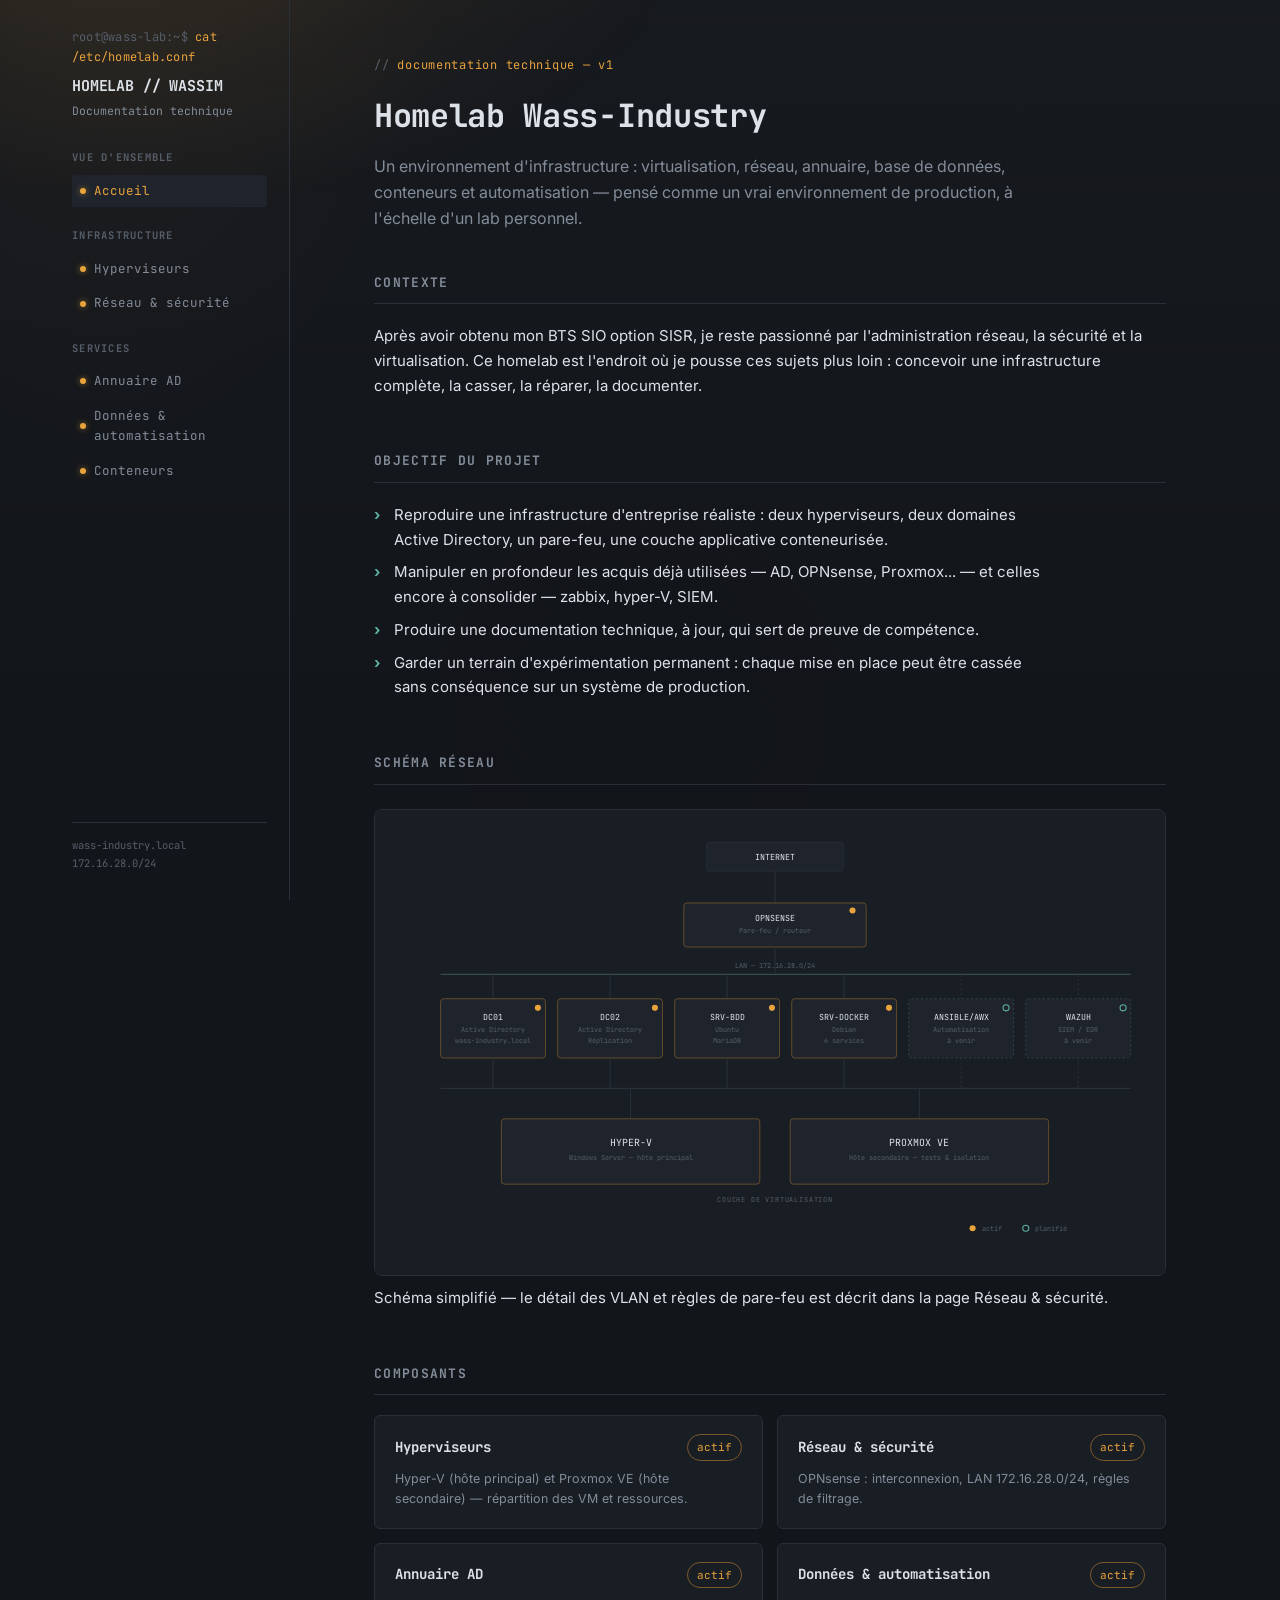
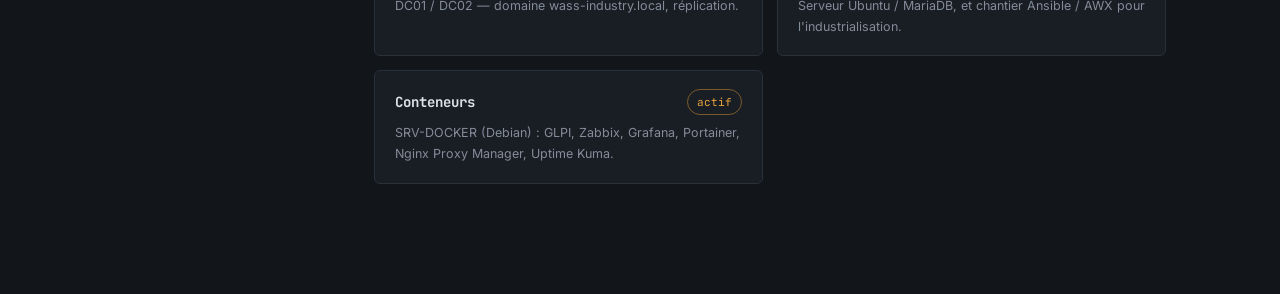
<file: index.html>
<!DOCTYPE html>
<html lang="fr">
<head>
<meta charset="UTF-8">
<meta name="viewport" content="width=device-width, initial-scale=1.0">
<title>Homelab Wassim — Documentation technique</title>
<link rel="stylesheet" href="style.css">
</head>
<body>
<div class="layout">

  <aside class="sidebar">
    <div class="brand">
      <div class="prompt">cat /etc/homelab.conf</div>
      <h1>HOMELAB // WASSIM</h1>
      <div class="sub">Documentation technique</div>
    </div>

    <nav class="nav-groups">
      <div class="nav-group">
        <h2>Vue d'ensemble</h2>
        <ul>
          <li><a href="index.html" class="active"><span class="dot up"></span>Accueil</a></li>
        </ul>
      </div>
      <div class="nav-group">
        <h2>Infrastructure</h2>
        <ul>
          <li><a href="infrastructure.html"><span class="dot up"></span>Hyperviseurs</a></li>
          <li><a href="reseau-securite.html"><span class="dot up"></span>Réseau &amp; sécurité</a></li>
        </ul>
      </div>
      <div class="nav-group">
        <h2>Services</h2>
        <ul>
          <li><a href="annuaire.html"><span class="dot up"></span>Annuaire AD</a></li>
          <li><a href="donnees-automatisation.html"><span class="dot up"></span>Données &amp; automatisation</a></li>
          <li><a href="conteneurs.html"><span class="dot up"></span>Conteneurs</a></li>
        </ul>
      </div>
    </nav>

    <div class="sidebar-foot">
      wass-industry.local<br>
      172.16.28.0/24
    </div>
  </aside>

  <main>
    <p class="eyebrow">documentation technique — v1</p>
    <h1 class="page-title">Homelab Wass-Industry</h1>
    <p class="lede">
      Un environnement d'infrastructure : virtualisation, réseau,
      annuaire, base de données, conteneurs et automatisation — pensé comme un vrai
      environnement de production, à l'échelle d'un lab personnel.
    </p>

    <h2 class="section">Contexte</h2>
    <p>
      Après avoir obtenu mon BTS SIO option SISR, je reste passionné par l'administration réseau, la sécurité et la virtualisation. Ce homelab est l'endroit
      où je pousse ces sujets plus loin : concevoir une infrastructure complète, la casser, la réparer, la documenter.
    </p>


    <h2 class="section">Objectif du projet</h2>
    <ul class="list-marked">
      <li>Reproduire une infrastructure d'entreprise réaliste : deux hyperviseurs, deux domaines
        Active Directory, un pare-feu, une couche applicative conteneurisée.</li>
      <li>Manipuler en profondeur les acquis déjà utilisées — AD, OPNsense,
        Proxmox... — et celles encore à consolider — zabbix, hyper-V, SIEM.</li>
      <li>Produire une documentation technique, à jour, qui sert de preuve de
        compétence.</li>
      <li>Garder un terrain d'expérimentation permanent : chaque mise en place peut être cassée sans
        conséquence sur un système de production.</li>
    </ul>

    <h2 class="section">Schéma réseau</h2>
    <div class="diagram-wrap">
      <svg viewBox="0 0 1000 560" xmlns="http://www.w3.org/2000/svg" role="img" aria-label="Schéma du réseau homelab">

        <!-- Internet -->
        <rect class="node-box" x="410" y="16" width="180" height="38" rx="4"/>
        <text class="node-label" x="500" y="40" text-anchor="middle">INTERNET</text>

        <line class="link-line" x1="500" y1="54" x2="500" y2="96"/>

        <!-- OPNsense -->
        <rect class="node-box accent" x="380" y="96" width="240" height="58" rx="4"/>
        <text class="node-label" x="500" y="120" text-anchor="middle">OPNSENSE</text>
        <text class="node-sub" x="500" y="136" text-anchor="middle">Pare-feu / routeur</text>
        <circle class="dot-svg status-pulse" cx="602" cy="106" r="4" fill="#e8a33d"/>

        <line class="link-line" x1="500" y1="154" x2="500" y2="188"/>

        <!-- LAN bus -->
        <text class="node-sub" x="500" y="182" text-anchor="middle" fill="#5fb3a3">LAN — 172.16.28.0/24</text>
        <line class="link-line teal" x1="60" y1="190" x2="968" y2="190"/>

        <!-- connectors down to nodes -->
        <line class="link-line" x1="129" y1="190" x2="129" y2="222"/>
        <line class="link-line" x1="283" y1="190" x2="283" y2="222"/>
        <line class="link-line" x1="437" y1="190" x2="437" y2="222"/>
        <line class="link-line" x1="591" y1="190" x2="591" y2="222"/>
        <line class="link-line" x1="745" y1="190" x2="745" y2="222" stroke-dasharray="3 3"/>
        <line class="link-line" x1="899" y1="190" x2="899" y2="222" stroke-dasharray="3 3"/>

        <!-- Node: DC01 -->
        <rect class="node-box accent" x="60" y="222" width="138" height="78" rx="4"/>
        <text class="node-label" x="129" y="250" text-anchor="middle">DC01</text>
        <text class="node-sub" x="129" y="266" text-anchor="middle">Active Directory</text>
        <text class="node-sub" x="129" y="280" text-anchor="middle">wass-industry.local</text>
        <circle class="status-pulse" cx="188" cy="234" r="4" fill="#e8a33d"/>

        <!-- Node: DC02 -->
        <rect class="node-box accent" x="214" y="222" width="138" height="78" rx="4"/>
        <text class="node-label" x="283" y="250" text-anchor="middle">DC02</text>
        <text class="node-sub" x="283" y="266" text-anchor="middle">Active Directory</text>
        <text class="node-sub" x="283" y="280" text-anchor="middle">Réplication</text>
        <circle class="status-pulse" cx="342" cy="234" r="4" fill="#e8a33d"/>

        <!-- Node: SRV-DB -->
        <rect class="node-box accent" x="368" y="222" width="138" height="78" rx="4"/>
        <text class="node-label" x="437" y="250" text-anchor="middle">SRV-BDD</text>
        <text class="node-sub" x="437" y="266" text-anchor="middle">Ubuntu</text>
        <text class="node-sub" x="437" y="280" text-anchor="middle">MariaDB</text>
        <circle class="status-pulse" cx="496" cy="234" r="4" fill="#e8a33d"/>

        <!-- Node: SRV-DOCKER -->
        <rect class="node-box accent" x="522" y="222" width="138" height="78" rx="4"/>
        <text class="node-label" x="591" y="250" text-anchor="middle">SRV-DOCKER</text>
        <text class="node-sub" x="591" y="266" text-anchor="middle">Debian</text>
        <text class="node-sub" x="591" y="280" text-anchor="middle">6 services</text>
        <circle class="status-pulse" cx="650" cy="234" r="4" fill="#e8a33d"/>

        <!-- Node: Ansible/AWX (planned) -->
        <rect class="node-box plan" x="676" y="222" width="138" height="78" rx="4"/>
        <text class="node-label" x="745" y="250" text-anchor="middle">ANSIBLE/AWX</text>
        <text class="node-sub" x="745" y="266" text-anchor="middle">Automatisation</text>
        <text class="node-sub" x="745" y="280" text-anchor="middle">à venir</text>
        <circle cx="804" cy="234" r="4" fill="none" stroke="#5fb3a3" stroke-width="1.4"/>

        <!-- Node: Wazuh (planned) -->
        <rect class="node-box plan" x="830" y="222" width="138" height="78" rx="4"/>
        <text class="node-label" x="899" y="250" text-anchor="middle">WAZUH</text>
        <text class="node-sub" x="899" y="266" text-anchor="middle">SIEM / EDR</text>
        <text class="node-sub" x="899" y="280" text-anchor="middle">à venir</text>
        <circle cx="958" cy="234" r="4" fill="none" stroke="#5fb3a3" stroke-width="1.4"/>

        <!-- comb bracket down to hypervisor layer -->
        <line class="link-line" x1="129" y1="300" x2="129" y2="340"/>
        <line class="link-line" x1="283" y1="300" x2="283" y2="340"/>
        <line class="link-line" x1="437" y1="300" x2="437" y2="340"/>
        <line class="link-line" x1="591" y1="300" x2="591" y2="340"/>
        <line class="link-line" x1="745" y1="300" x2="745" y2="340" stroke-dasharray="3 3"/>
        <line class="link-line" x1="899" y1="300" x2="899" y2="340" stroke-dasharray="3 3"/>
        <line class="link-line" x1="60" y1="340" x2="968" y2="340"/>

        <line class="link-line" x1="310" y1="340" x2="310" y2="380"/>
        <line class="link-line" x1="690" y1="340" x2="690" y2="380"/>

        <!-- Hypervisors -->
        <rect class="node-box accent" x="140" y="380" width="340" height="86" rx="4"/>
        <text class="node-label" x="310" y="416" text-anchor="middle" style="font-size:13px">HYPER-V</text>
        <text class="node-sub" x="310" y="434" text-anchor="middle">Windows Server — hôte principal</text>

        <rect class="node-box accent" x="520" y="380" width="340" height="86" rx="4"/>
        <text class="node-label" x="690" y="416" text-anchor="middle" style="font-size:13px">PROXMOX VE</text>
        <text class="node-sub" x="690" y="434" text-anchor="middle">Hôte secondaire — tests &amp; isolation</text>

        <text class="node-sub" x="500" y="490" text-anchor="middle" fill="#565e6a" style="letter-spacing:.12em">COUCHE DE VIRTUALISATION</text>

        <!-- legend -->
        <circle cx="760" cy="524" r="4" fill="#e8a33d"/>
        <text class="node-sub" x="772" y="528">actif</text>
        <circle cx="830" cy="524" r="4" fill="none" stroke="#5fb3a3" stroke-width="1.4"/>
        <text class="node-sub" x="842" y="528">planifié</text>
      </svg>
    </div>
    <p class="small">Schéma simplifié — le détail des VLAN et règles de pare-feu est décrit dans la page Réseau &amp; sécurité.</p>

    <h2 class="section">Composants</h2>
    <div class="grid">
      <a class="card" href="infrastructure.html">
        <div class="card-head"><h3>Hyperviseurs</h3><span class="badge up">actif</span></div>
        <p>Hyper-V (hôte principal) et Proxmox VE (hôte secondaire) — répartition des VM et ressources.</p>
      </a>
      <a class="card" href="reseau-securite.html">
        <div class="card-head"><h3>Réseau &amp; sécurité</h3><span class="badge up">actif</span></div>
        <p>OPNsense : interconnexion, LAN 172.16.28.0/24, règles de filtrage.</p>
      </a>
      <a class="card" href="annuaire.html">
        <div class="card-head"><h3>Annuaire AD</h3><span class="badge up">actif</span></div>
        <p>DC01 / DC02 — domaine wass-industry.local, réplication.</p>
      </a>
      <a class="card" href="donnees-automatisation.html">
        <div class="card-head"><h3>Données &amp; automatisation</h3><span class="badge up">actif</span></div>
        <p>Serveur Ubuntu / MariaDB, et chantier Ansible / AWX pour l'industrialisation.</p>
      </a>
      <a class="card" href="conteneurs.html">
        <div class="card-head"><h3>Conteneurs</h3><span class="badge up">actif</span></div>
        <p>SRV-DOCKER (Debian) : GLPI, Zabbix, Grafana, Portainer, Nginx Proxy Manager, Uptime Kuma.</p>
      </a>
    </div>

  </main>
</div>
</body>
</html>
</file>
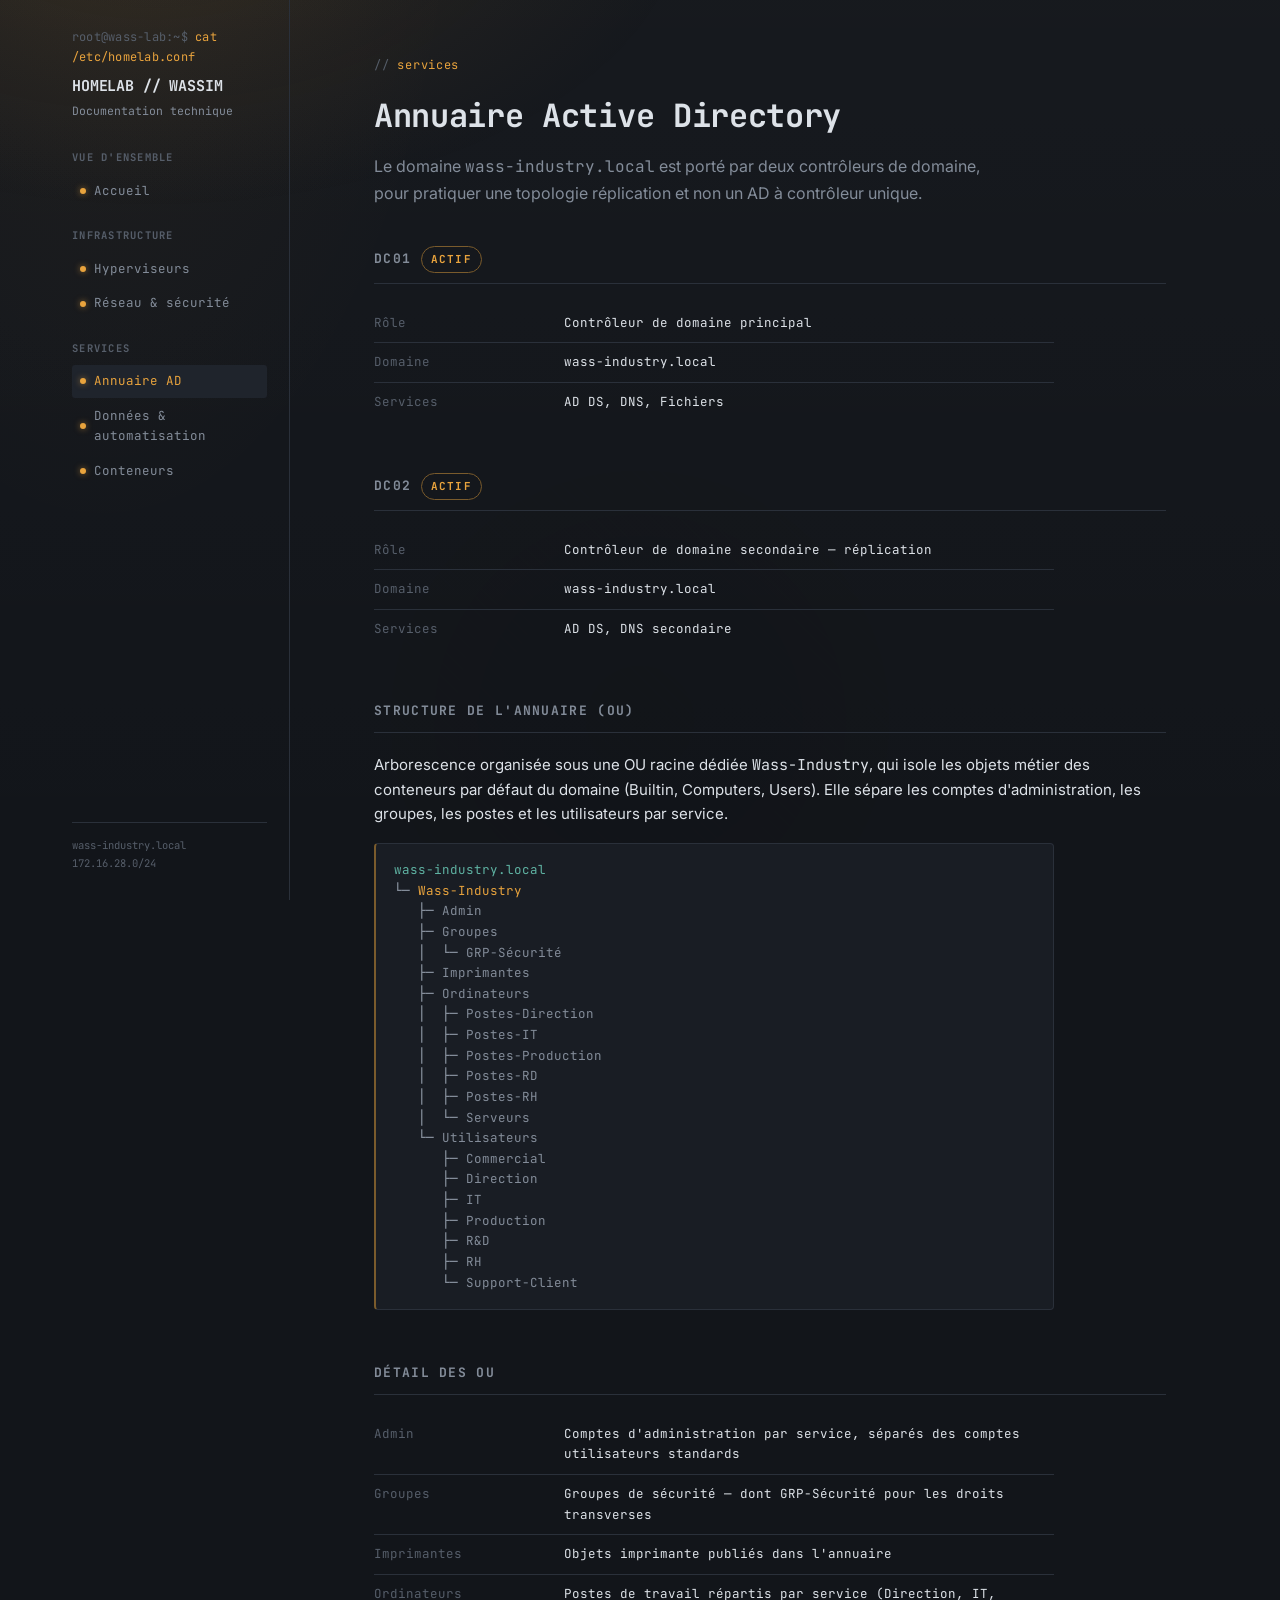
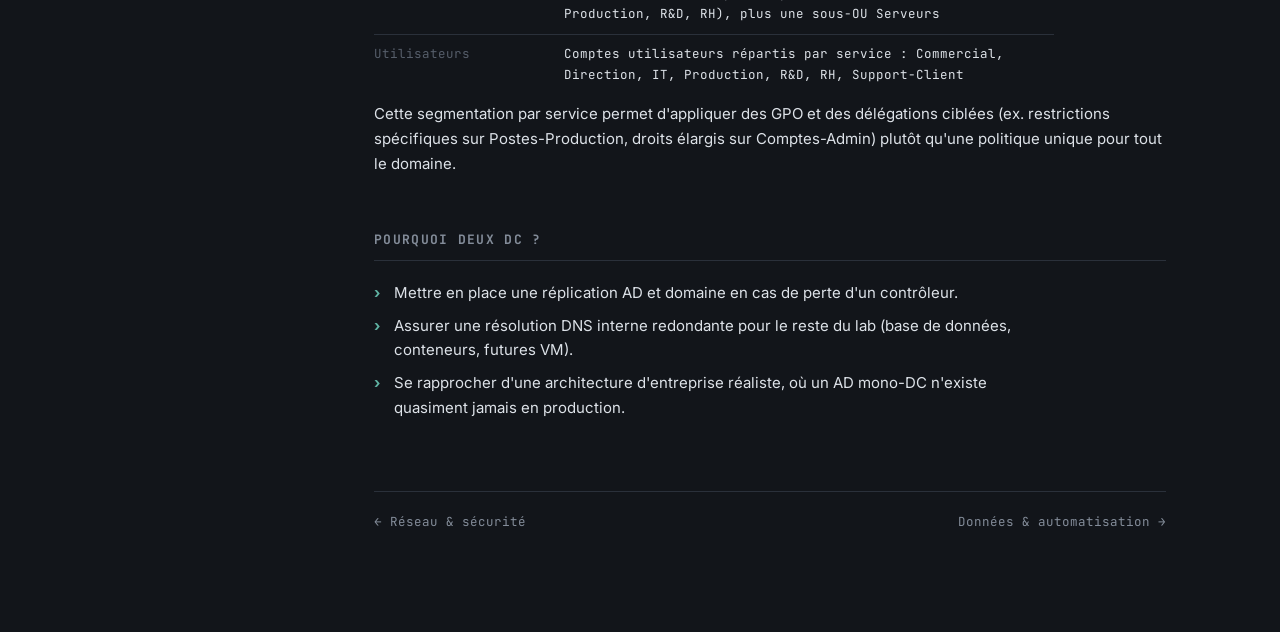
<file: annuaire.html>
<!DOCTYPE html>
<html lang="fr">
<head>
<meta charset="UTF-8">
<meta name="viewport" content="width=device-width, initial-scale=1.0">
<title>Annuaire AD — Homelab Wassim</title>
<link rel="stylesheet" href="style.css">
</head>
<body>
<div class="layout">

  <aside class="sidebar">
    <div class="brand">
      <div class="prompt">cat /etc/homelab.conf</div>
      <h1>HOMELAB // WASSIM</h1>
      <div class="sub">Documentation technique</div>
    </div>
    <nav class="nav-groups">
      <div class="nav-group">
        <h2>Vue d'ensemble</h2>
        <ul><li><a href="index.html"><span class="dot up"></span>Accueil</a></li></ul>
      </div>
      <div class="nav-group">
        <h2>Infrastructure</h2>
        <ul>
          <li><a href="infrastructure.html"><span class="dot up"></span>Hyperviseurs</a></li>
          <li><a href="reseau-securite.html"><span class="dot up"></span>Réseau &amp; sécurité</a></li>
        </ul>
      </div>
      <div class="nav-group">
        <h2>Services</h2>
        <ul>
          <li><a href="annuaire.html" class="active"><span class="dot up"></span>Annuaire AD</a></li>
          <li><a href="donnees-automatisation.html"><span class="dot up"></span>Données &amp; automatisation</a></li>
          <li><a href="conteneurs.html"><span class="dot up"></span>Conteneurs</a></li>
        </ul>
      </div>
    </nav>
    <div class="sidebar-foot">wass-industry.local<br>172.16.28.0/24</div>
  </aside>

  <main>
    <p class="eyebrow">services</p>
    <h1 class="page-title">Annuaire Active Directory</h1>
    <p class="lede">Le domaine <code>wass-industry.local</code> est porté par deux contrôleurs
      de domaine, pour pratiquer une topologie réplication et non un AD à contrôleur unique.</p>

    <h2 class="section">DC01 <span class="badge up">actif</span></h2>
    <table class="spec">
      <tr><th>Rôle</th><td>Contrôleur de domaine principal</td></tr>
      <tr><th>Domaine</th><td>wass-industry.local</td></tr>
      <tr><th>Services</th><td>AD DS, DNS, Fichiers</td></tr>
    </table>

    <h2 class="section">DC02 <span class="badge up">actif</span></h2>
    <table class="spec">
      <tr><th>Rôle</th><td>Contrôleur de domaine secondaire — réplication</td></tr>
      <tr><th>Domaine</th><td>wass-industry.local</td></tr>
      <tr><th>Services</th><td>AD DS, DNS secondaire</td></tr>
    </table>

    <h2 class="section">Structure de l'annuaire (OU)</h2>
    <p>Arborescence organisée sous une OU racine dédiée <code>Wass-Industry</code>, qui isole les
      objets métier des conteneurs par défaut du domaine (Builtin, Computers, Users). Elle sépare
      les comptes d'administration, les groupes, les postes et les utilisateurs par service.</p>
    <pre class="snippet"><span class="k">wass-industry.local</span>
└─ <span class="v">Wass-Industry</span>
   ├─ Admin
   ├─ Groupes
   │  └─ GRP-Sécurité
   ├─ Imprimantes
   ├─ Ordinateurs
   │  ├─ Postes-Direction
   │  ├─ Postes-IT
   │  ├─ Postes-Production
   │  ├─ Postes-RD
   │  ├─ Postes-RH
   │  └─ Serveurs
   └─ Utilisateurs
      ├─ Commercial
      ├─ Direction
      ├─ IT
      ├─ Production
      ├─ R&amp;D
      ├─ RH
      └─ Support-Client</pre>

    <h2 class="section">Détail des OU</h2>
    <table class="spec">
      <tr><th>Admin</th><td>Comptes d'administration par service, séparés des comptes utilisateurs standards</td></tr>
      <tr><th>Groupes</th><td>Groupes de sécurité — dont GRP-Sécurité pour les droits transverses</td></tr>
      <tr><th>Imprimantes</th><td>Objets imprimante publiés dans l'annuaire</td></tr>
      <tr><th>Ordinateurs</th><td>Postes de travail répartis par service (Direction, IT, Production, R&amp;D, RH), plus une sous-OU Serveurs</td></tr>
      <tr><th>Utilisateurs</th><td>Comptes utilisateurs répartis par service : Commercial, Direction, IT, Production, R&amp;D, RH, Support-Client</td></tr>
    </table>
    <p class="small">Cette segmentation par service permet d'appliquer des GPO et des délégations
      ciblées (ex. restrictions spécifiques sur Postes-Production, droits élargis sur Comptes-Admin)
      plutôt qu'une politique unique pour tout le domaine.</p>

    <h2 class="section">Pourquoi deux DC ?</h2>
    <ul class="list-marked">
      <li>Mettre en place une réplication AD et domaine en cas de perte d'un
        contrôleur.</li>
      <li>Assurer une résolution DNS interne redondante pour le reste du lab (base de données,
        conteneurs, futures VM).</li>
      <li>Se rapprocher d'une architecture d'entreprise réaliste, où un AD mono-DC n'existe
        quasiment jamais en production.</li>
    </ul>

    <div class="page-nav">
      <a href="reseau-securite.html">← Réseau &amp; sécurité</a>
      <a href="donnees-automatisation.html">Données &amp; automatisation →</a>
    </div>
  </main>
</div>
</body>
</html>
</file>
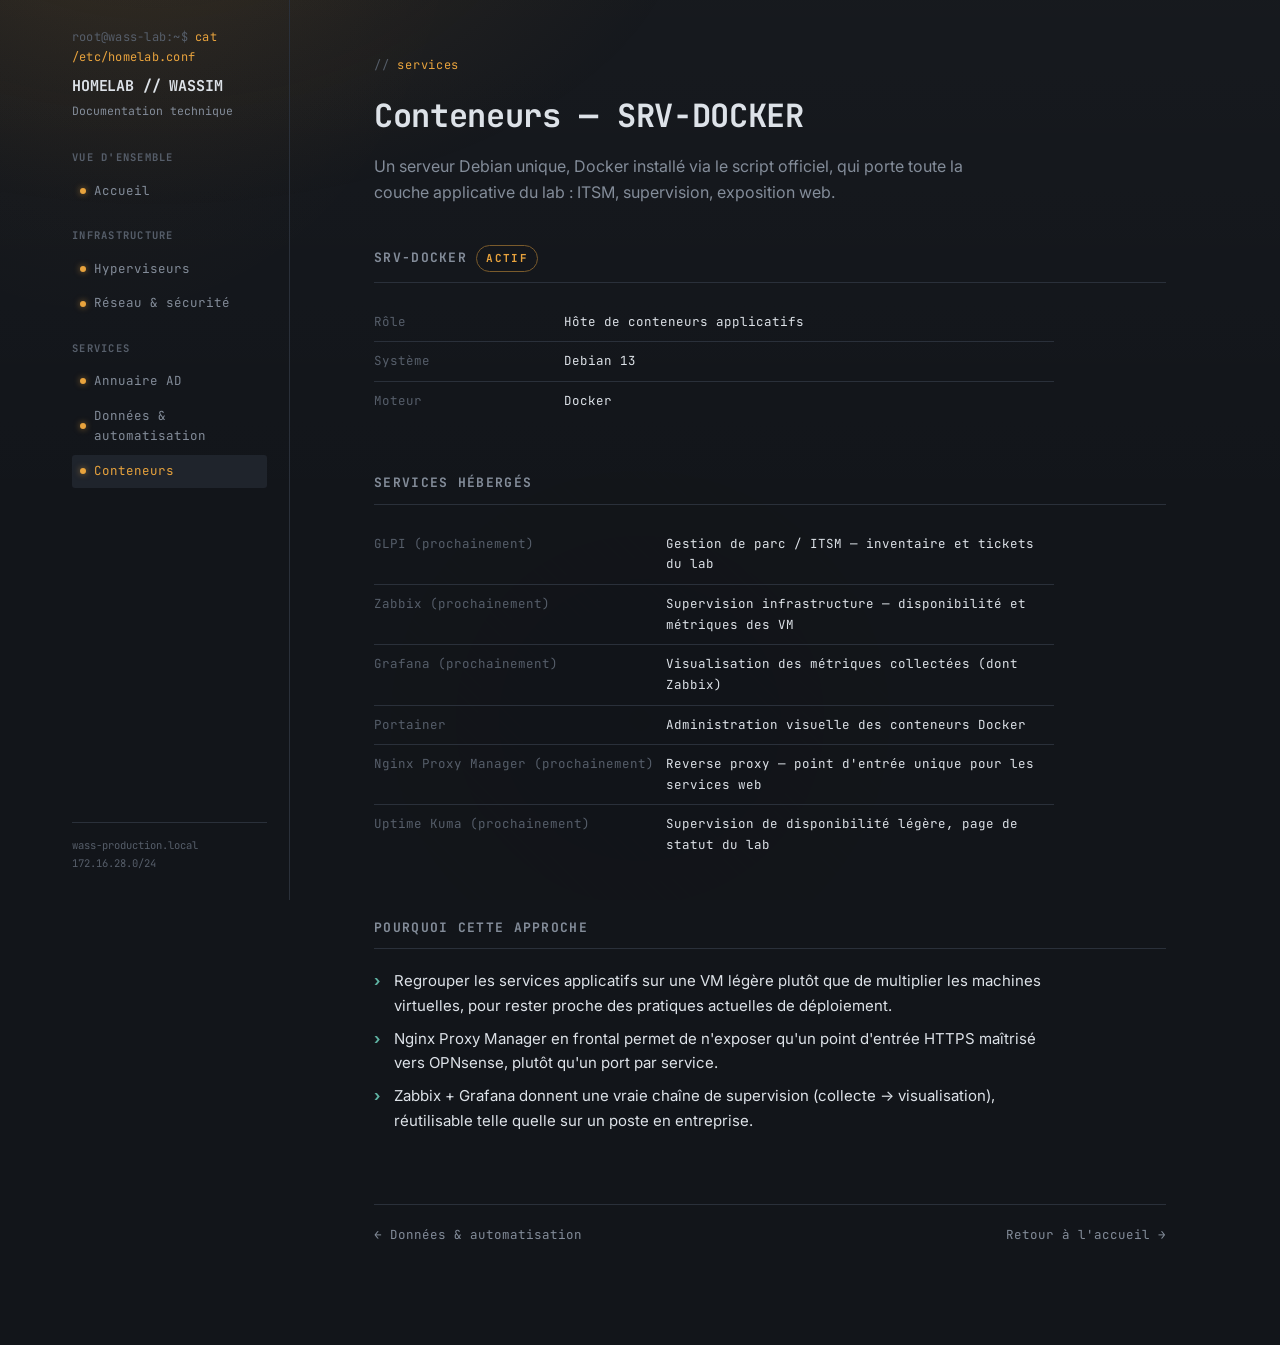
<file: conteneurs.html>
<!DOCTYPE html>
<html lang="fr">
<head>
<meta charset="UTF-8">
<meta name="viewport" content="width=device-width, initial-scale=1.0">
<title>Conteneurs — Homelab Wassim</title>
<link rel="stylesheet" href="style.css">
</head>
<body>
<div class="layout">

  <aside class="sidebar">
    <div class="brand">
      <div class="prompt">cat /etc/homelab.conf</div>
      <h1>HOMELAB // WASSIM</h1>
      <div class="sub">Documentation technique</div>
    </div>
    <nav class="nav-groups">
      <div class="nav-group">
        <h2>Vue d'ensemble</h2>
        <ul><li><a href="index.html"><span class="dot up"></span>Accueil</a></li></ul>
      </div>
      <div class="nav-group">
        <h2>Infrastructure</h2>
        <ul>
          <li><a href="infrastructure.html"><span class="dot up"></span>Hyperviseurs</a></li>
          <li><a href="reseau-securite.html"><span class="dot up"></span>Réseau &amp; sécurité</a></li>
        </ul>
      </div>
      <div class="nav-group">
        <h2>Services</h2>
        <ul>
          <li><a href="annuaire.html"><span class="dot up"></span>Annuaire AD</a></li>
          <li><a href="donnees-automatisation.html"><span class="dot up"></span>Données &amp; automatisation</a></li>
          <li><a href="conteneurs.html" class="active"><span class="dot up"></span>Conteneurs</a></li>
        </ul>
      </div>
    </nav>
    <div class="sidebar-foot">wass-production.local<br>172.16.28.0/24</div>
  </aside>

  <main>
    <p class="eyebrow">services</p>
    <h1 class="page-title">Conteneurs — SRV-DOCKER</h1>
    <p class="lede">Un serveur Debian unique, Docker installé via le script officiel, qui porte
      toute la couche applicative du lab : ITSM, supervision, exposition web.</p>

    <h2 class="section">SRV-DOCKER <span class="badge up">actif</span></h2>
    <table class="spec">
      <tr><th>Rôle</th><td>Hôte de conteneurs applicatifs</td></tr>
      <tr><th>Système</th><td>Debian 13</td></tr>
      <tr><th>Moteur</th><td>Docker</td></tr>
    </table>

    <h2 class="section">Services hébergés</h2>
    <table class="spec">
      <tr><th>GLPI (prochainement)</th><td>Gestion de parc / ITSM — inventaire et tickets du lab</td></tr>
      <tr><th>Zabbix (prochainement)</th><td>Supervision infrastructure — disponibilité et métriques des VM</td></tr>
      <tr><th>Grafana (prochainement)</th><td>Visualisation des métriques collectées (dont Zabbix)</td></tr>
      <tr><th>Portainer</th><td>Administration visuelle des conteneurs Docker</td></tr>
      <tr><th>Nginx Proxy Manager (prochainement)</th><td>Reverse proxy — point d'entrée unique pour les services web</td></tr>
      <tr><th>Uptime Kuma (prochainement)</th><td>Supervision de disponibilité légère, page de statut du lab</td></tr>
    </table>

    <h2 class="section">Pourquoi cette approche</h2>
    <ul class="list-marked">
      <li>Regrouper les services applicatifs sur une VM légère plutôt que de multiplier les
        machines virtuelles, pour rester proche des pratiques actuelles de déploiement.</li>
      <li>Nginx Proxy Manager en frontal permet de n'exposer qu'un point d'entrée HTTPS
        maîtrisé vers OPNsense, plutôt qu'un port par service.</li>
      <li>Zabbix + Grafana donnent une vraie chaîne de supervision (collecte → visualisation),
        réutilisable telle quelle sur un poste en entreprise.</li>
    </ul>

    <div class="page-nav">
      <a href="donnees-automatisation.html">← Données &amp; automatisation</a>
      <a href="index.html">Retour à l'accueil →</a>
    </div>
  </main>
</div>
</body>
</html>
</file>
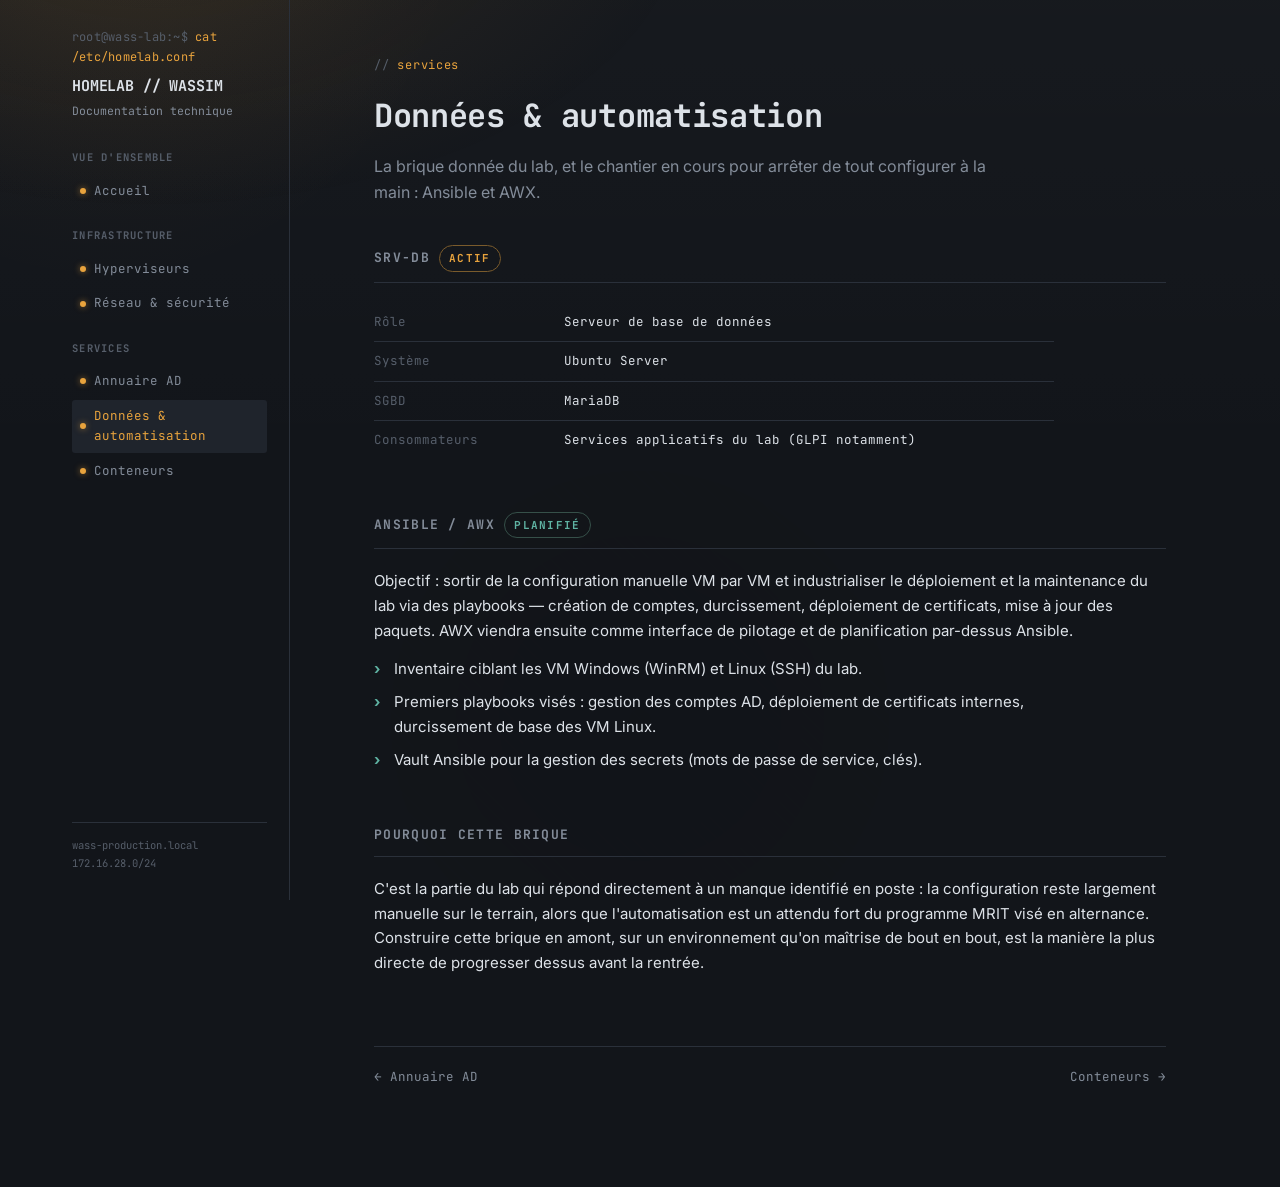
<file: donnees-automatisation.html>
<!DOCTYPE html>
<html lang="fr">
<head>
<meta charset="UTF-8">
<meta name="viewport" content="width=device-width, initial-scale=1.0">
<title>Données &amp; automatisation — Homelab Wassim</title>
<link rel="stylesheet" href="style.css">
</head>
<body>
<div class="layout">

  <aside class="sidebar">
    <div class="brand">
      <div class="prompt">cat /etc/homelab.conf</div>
      <h1>HOMELAB // WASSIM</h1>
      <div class="sub">Documentation technique</div>
    </div>
    <nav class="nav-groups">
      <div class="nav-group">
        <h2>Vue d'ensemble</h2>
        <ul><li><a href="index.html"><span class="dot up"></span>Accueil</a></li></ul>
      </div>
      <div class="nav-group">
        <h2>Infrastructure</h2>
        <ul>
          <li><a href="infrastructure.html"><span class="dot up"></span>Hyperviseurs</a></li>
          <li><a href="reseau-securite.html"><span class="dot up"></span>Réseau &amp; sécurité</a></li>
        </ul>
      </div>
      <div class="nav-group">
        <h2>Services</h2>
        <ul>
          <li><a href="annuaire.html"><span class="dot up"></span>Annuaire AD</a></li>
          <li><a href="donnees-automatisation.html" class="active"><span class="dot up"></span>Données &amp; automatisation</a></li>
          <li><a href="conteneurs.html"><span class="dot up"></span>Conteneurs</a></li>
        </ul>
      </div>
    </nav>
    <div class="sidebar-foot">wass-production.local<br>172.16.28.0/24</div>
  </aside>

  <main>
    <p class="eyebrow">services</p>
    <h1 class="page-title">Données &amp; automatisation</h1>
    <p class="lede">La brique donnée du lab, et le chantier en cours pour arrêter de tout
      configurer à la main : Ansible et AWX.</p>

    <h2 class="section">SRV-DB <span class="badge up">actif</span></h2>
    <table class="spec">
      <tr><th>Rôle</th><td>Serveur de base de données</td></tr>
      <tr><th>Système</th><td>Ubuntu Server</td></tr>
      <tr><th>SGBD</th><td>MariaDB</td></tr>
      <tr><th>Consommateurs</th><td>Services applicatifs du lab (GLPI notamment)</td></tr>
    </table>

    <h2 class="section">Ansible / AWX <span class="badge plan">planifié</span></h2>
    <p>
      Objectif : sortir de la configuration manuelle VM par VM et industrialiser le déploiement
      et la maintenance du lab via des playbooks — création de comptes, durcissement, déploiement
      de certificats, mise à jour des paquets. AWX viendra ensuite comme interface de pilotage et
      de planification par-dessus Ansible.
    </p>
    <ul class="list-marked">
      <li>Inventaire ciblant les VM Windows (WinRM) et Linux (SSH) du lab.</li>
      <li>Premiers playbooks visés : gestion des comptes AD, déploiement de certificats internes,
        durcissement de base des VM Linux.</li>
      <li>Vault Ansible pour la gestion des secrets (mots de passe de service, clés).</li>
    </ul>

    <h2 class="section">Pourquoi cette brique</h2>
    <p>
      C'est la partie du lab qui répond directement à un manque identifié en poste : la
      configuration reste largement manuelle sur le terrain, alors que l'automatisation est un
      attendu fort du programme MRIT visé en alternance. Construire cette brique en amont, sur un
      environnement qu'on maîtrise de bout en bout, est la manière la plus directe de progresser
      dessus avant la rentrée.
    </p>

    <div class="page-nav">
      <a href="annuaire.html">← Annuaire AD</a>
      <a href="conteneurs.html">Conteneurs →</a>
    </div>
  </main>
</div>
</body>
</html>
</file>
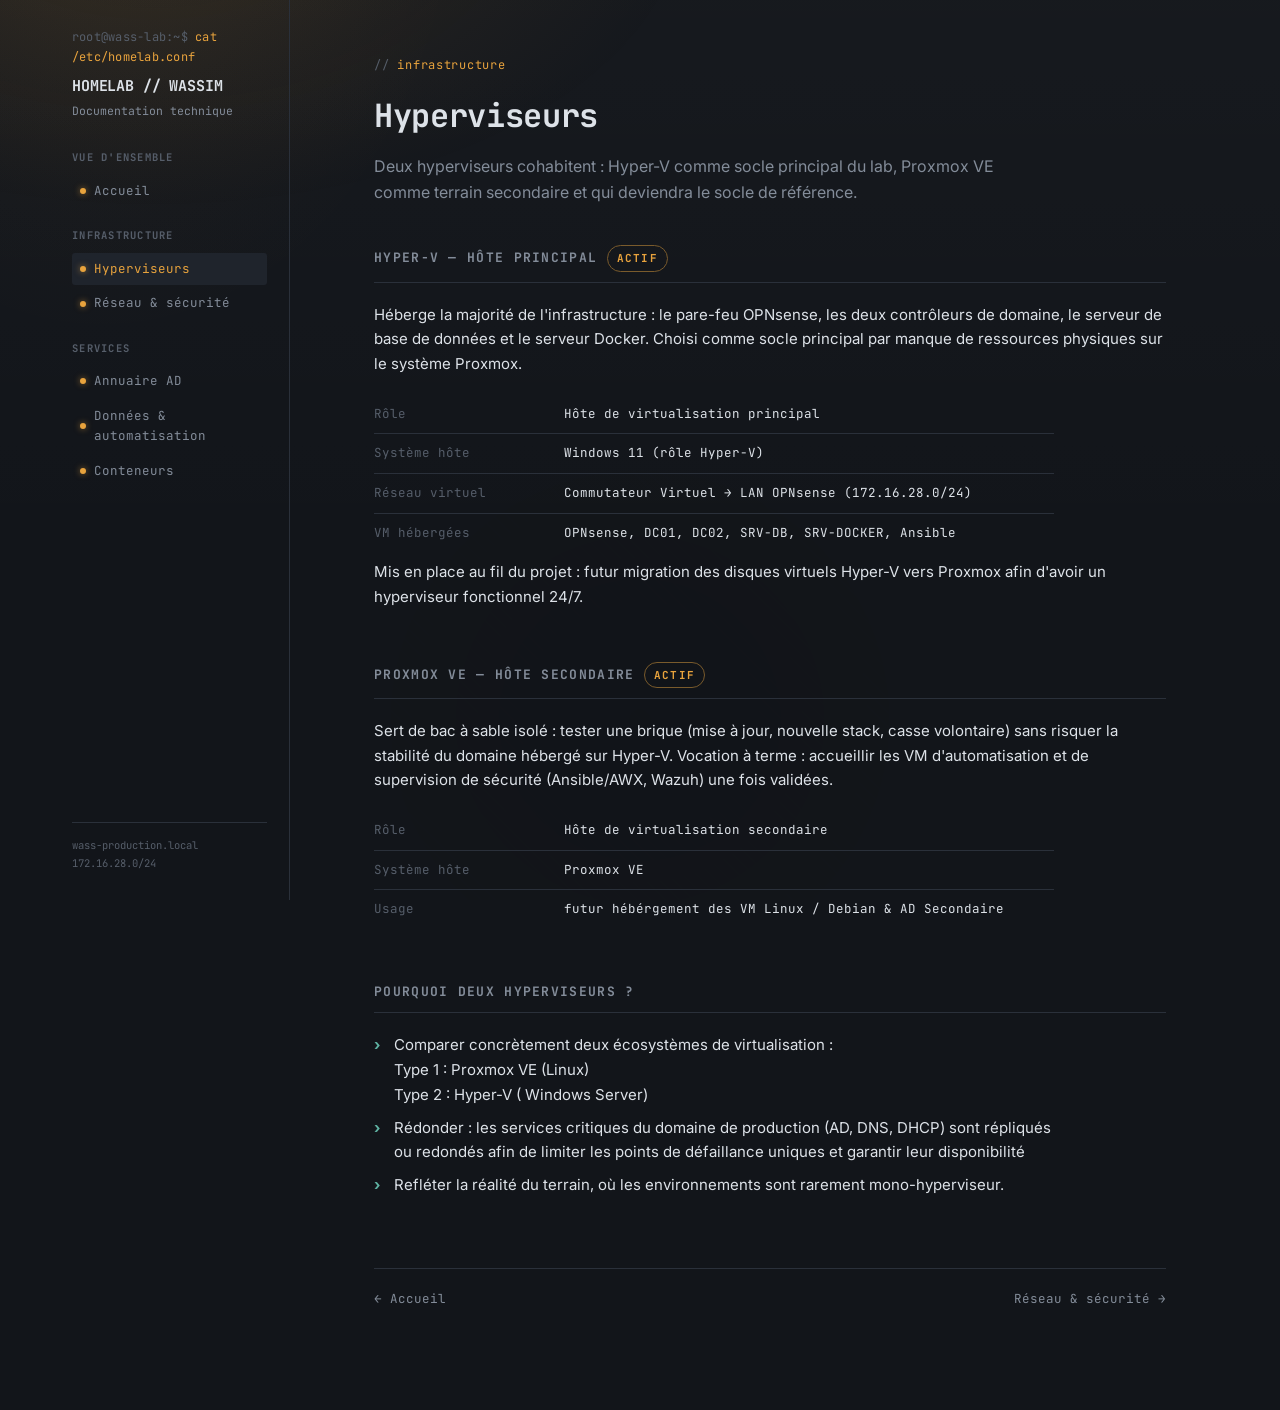
<file: infrastructure.html>
<!DOCTYPE html>
<html lang="fr">
<head>
<meta charset="UTF-8">
<meta name="viewport" content="width=device-width, initial-scale=1.0">
<title>Hyperviseurs — Homelab Wassim</title>
<link rel="stylesheet" href="style.css">
</head>
<body>
<div class="layout">

  <aside class="sidebar">
    <div class="brand">
      <div class="prompt">cat /etc/homelab.conf</div>
      <h1>HOMELAB // WASSIM</h1>
      <div class="sub">Documentation technique</div>
    </div>
    <nav class="nav-groups">
      <div class="nav-group">
        <h2>Vue d'ensemble</h2>
        <ul><li><a href="index.html"><span class="dot up"></span>Accueil</a></li></ul>
      </div>
      <div class="nav-group">
        <h2>Infrastructure</h2>
        <ul>
          <li><a href="infrastructure.html" class="active"><span class="dot up"></span>Hyperviseurs</a></li>
          <li><a href="reseau-securite.html"><span class="dot up"></span>Réseau &amp; sécurité</a></li>
        </ul>
      </div>
      <div class="nav-group">
        <h2>Services</h2>
        <ul>
          <li><a href="annuaire.html"><span class="dot up"></span>Annuaire AD</a></li>
          <li><a href="donnees-automatisation.html"><span class="dot up"></span>Données &amp; automatisation</a></li>
          <li><a href="conteneurs.html"><span class="dot up"></span>Conteneurs</a></li>
        </ul>
      </div>
    </nav>
    <div class="sidebar-foot">wass-production.local<br>172.16.28.0/24</div>
  </aside>

  <main>
    <p class="eyebrow">infrastructure</p>
    <h1 class="page-title">Hyperviseurs</h1>
    <p class="lede">Deux hyperviseurs cohabitent : Hyper-V comme socle principal du lab, Proxmox VE
      comme terrain secondaire et qui deviendra le socle de référence.</p>

    <h2 class="section">Hyper-V — hôte principal <span class="badge up">actif</span></h2>
    <p>Héberge la majorité de l'infrastructure : le pare-feu OPNsense, les deux contrôleurs de domaine,
      le serveur de base de données et le serveur Docker. Choisi comme socle principal par manque de ressources physiques sur le système Proxmox.</p>
    <table class="spec">
      <tr><th>Rôle</th><td>Hôte de virtualisation principal</td></tr>
      <tr><th>Système hôte</th><td>Windows 11 (rôle Hyper-V)</td></tr>
      <tr><th>Réseau virtuel</th><td>Commutateur Virtuel → LAN OPNsense (172.16.28.0/24)</td></tr>
      <tr><th>VM hébergées</th><td>OPNsense, DC01, DC02, SRV-DB, SRV-DOCKER, Ansible</td></tr>
    </table>
    <p class="small">Mis en place au fil du projet : futur migration des
      disques virtuels Hyper-V vers Proxmox afin d'avoir un hyperviseur fonctionnel 24/7.</p>
    </p>

    <h2 class="section">Proxmox VE — hôte secondaire <span class="badge up">actif</span></h2>
    <p>Sert de bac à sable isolé : tester une brique (mise à jour, nouvelle stack, casse volontaire)
      sans risquer la stabilité du domaine hébergé sur Hyper-V. Vocation à terme : accueillir les VM
      d'automatisation et de supervision de sécurité (Ansible/AWX, Wazuh) une fois validées.</p>
    <table class="spec">
      <tr><th>Rôle</th><td>Hôte de virtualisation secondaire</td></tr>
      <tr><th>Système hôte</th><td>Proxmox VE</td></tr>
      <tr><th>Usage</th><td>futur hébérgement des VM Linux / Debian & AD Secondaire</td></tr>
    </table>

    <h2 class="section">Pourquoi deux hyperviseurs ?</h2>
    <ul class="list-marked">
      <li>Comparer concrètement deux écosystèmes de virtualisation :
        <br>Type 1 : Proxmox VE (Linux) 
        <br>Type 2 : Hyper-V ( Windows Server)</li>
      <li>Rédonder : les services critiques du domaine de production (AD, DNS, DHCP) sont répliqués ou redondés 
        afin de limiter les points de défaillance uniques et garantir leur disponibilité</li>
      <li>Refléter la réalité du terrain, où les environnements sont rarement mono-hyperviseur.</li>
    </ul>

    <div class="page-nav">
      <a href="index.html">← Accueil</a>
      <a href="reseau-securite.html">Réseau &amp; sécurité →</a>
    </div>
  </main>
</div>
</body>
</html>
</file>
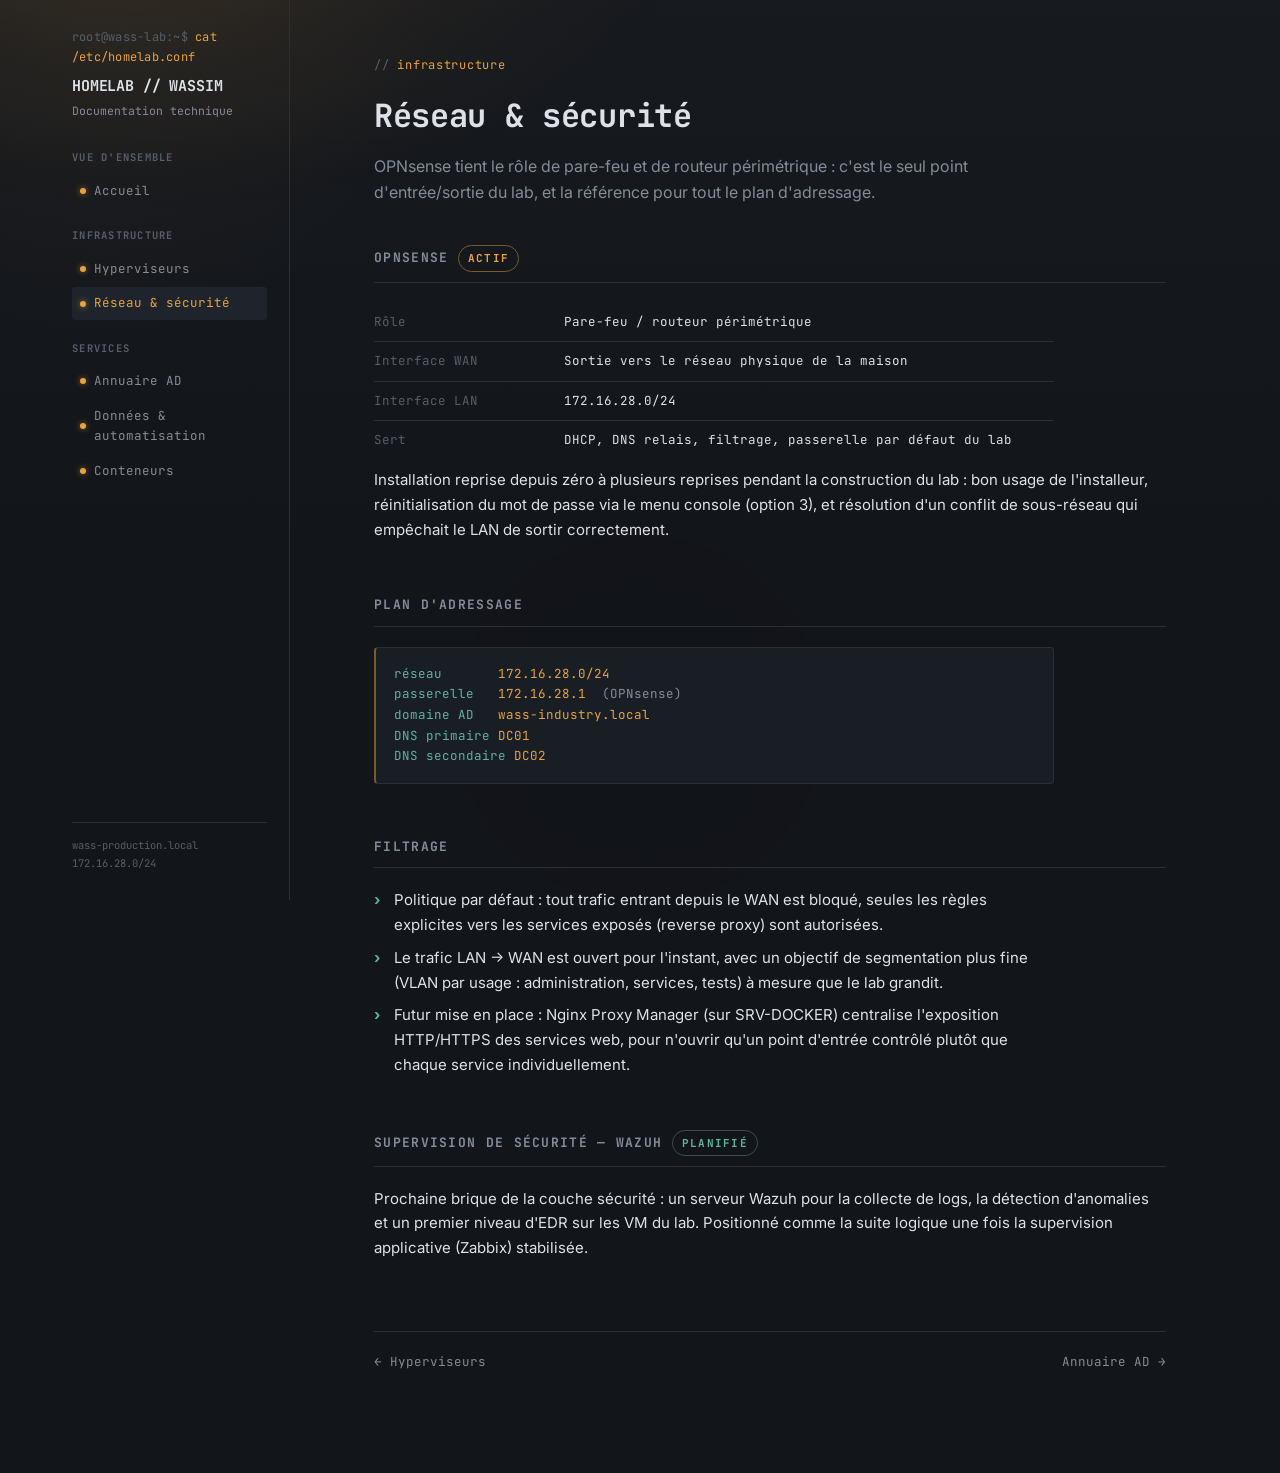
<file: reseau-securite.html>
<!DOCTYPE html>
<html lang="fr">
<head>
<meta charset="UTF-8">
<meta name="viewport" content="width=device-width, initial-scale=1.0">
<title>Réseau &amp; sécurité — Homelab Wassim</title>
<link rel="stylesheet" href="style.css">
</head>
<body>
<div class="layout">

  <aside class="sidebar">
    <div class="brand">
      <div class="prompt">cat /etc/homelab.conf</div>
      <h1>HOMELAB // WASSIM</h1>
      <div class="sub">Documentation technique</div>
    </div>
    <nav class="nav-groups">
      <div class="nav-group">
        <h2>Vue d'ensemble</h2>
        <ul><li><a href="index.html"><span class="dot up"></span>Accueil</a></li></ul>
      </div>
      <div class="nav-group">
        <h2>Infrastructure</h2>
        <ul>
          <li><a href="infrastructure.html"><span class="dot up"></span>Hyperviseurs</a></li>
          <li><a href="reseau-securite.html" class="active"><span class="dot up"></span>Réseau &amp; sécurité</a></li>
        </ul>
      </div>
      <div class="nav-group">
        <h2>Services</h2>
        <ul>
          <li><a href="annuaire.html"><span class="dot up"></span>Annuaire AD</a></li>
          <li><a href="donnees-automatisation.html"><span class="dot up"></span>Données &amp; automatisation</a></li>
          <li><a href="conteneurs.html"><span class="dot up"></span>Conteneurs</a></li>
        </ul>
      </div>
    </nav>
    <div class="sidebar-foot">wass-production.local<br>172.16.28.0/24</div>
  </aside>

  <main>
    <p class="eyebrow">infrastructure</p>
    <h1 class="page-title">Réseau &amp; sécurité</h1>
    <p class="lede">OPNsense tient le rôle de pare-feu et de routeur périmétrique : c'est le seul
      point d'entrée/sortie du lab, et la référence pour tout le plan d'adressage.</p>

    <h2 class="section">OPNsense <span class="badge up">actif</span></h2>
    <table class="spec">
      <tr><th>Rôle</th><td>Pare-feu / routeur périmétrique</td></tr>
      <tr><th>Interface WAN</th><td>Sortie vers le réseau physique de la maison</td></tr>
      <tr><th>Interface LAN</th><td>172.16.28.0/24</td></tr>
      <tr><th>Sert</th><td>DHCP, DNS relais, filtrage, passerelle par défaut du lab</td></tr>
    </table>
    <p>
      Installation reprise depuis zéro à plusieurs reprises pendant la construction du lab : bon
      usage de l'installeur, réinitialisation du mot de passe via le menu console (option 3), et
      résolution d'un conflit de sous-réseau qui empêchait le LAN de sortir correctement.
    </p>

    <h2 class="section">Plan d'adressage</h2>
    <pre class="snippet"><span class="k">réseau</span>       <span class="v">172.16.28.0/24</span>
<span class="k">passerelle</span>   <span class="v">172.16.28.1</span>  (OPNsense)
<span class="k">domaine AD</span>   <span class="v">wass-industry.local</span>
<span class="k">DNS primaire</span> <span class="v">DC01</span>
<span class="k">DNS secondaire</span> <span class="v">DC02</span></pre>

    <h2 class="section">Filtrage</h2>
    <ul class="list-marked">
      <li>Politique par défaut : tout trafic entrant depuis le WAN est bloqué, seules les règles
        explicites vers les services exposés (reverse proxy) sont autorisées.</li>
      <li>Le trafic LAN → WAN est ouvert pour l'instant, avec un objectif de segmentation plus fine
        (VLAN par usage : administration, services, tests) à mesure que le lab grandit.</li>
      <li>Futur mise en place : Nginx Proxy Manager (sur SRV-DOCKER) centralise l'exposition HTTP/HTTPS des services web,
        pour n'ouvrir qu'un point d'entrée contrôlé plutôt que chaque service individuellement.</li>
    </ul>

    <h2 class="section">Supervision de sécurité — Wazuh <span class="badge plan">planifié</span></h2>
    <p>
      Prochaine brique de la couche sécurité : un serveur Wazuh pour la collecte de logs, la
      détection d'anomalies et un premier niveau d'EDR sur les VM du lab. Positionné comme la
      suite logique une fois la supervision applicative (Zabbix) stabilisée.
    </p>

    <div class="page-nav">
      <a href="infrastructure.html">← Hyperviseurs</a>
      <a href="annuaire.html">Annuaire AD →</a>
    </div>
  </main>
</div>
</body>
</html>
</file>
<file: style.css>
/* ==========================================================================
   HOMELAB WASSIM — documentation technique
   Design : console minimaliste. Une seule couleur d'accent active (ambre),
   une couleur de liaison réseau (sarcelle). Rien d'autre ne doit attirer l'œil.
   ========================================================================== */

@import url('https://fonts.googleapis.com/css2?family=JetBrains+Mono:wght@400;500;700&family=Inter:wght@400;500&display=swap');

:root{
  --bg:        #12151a;
  --bg-panel:  #191d24;
  --bg-panel-2:#1f242c;
  --border:    #2a303a;
  --text:      #dde2e8;
  --text-dim:  #838c99;
  --text-faint:#565e6a;
  --accent:    #e8a33d;   /* ambre — statut actif / éléments allumés */
  --accent-dim:#7a5b2c;
  --teal:      #5fb3a3;   /* sarcelle — liaisons réseau / liens */
  --teal-dim:  #365049;

  --mono: 'JetBrains Mono', ui-monospace, 'SF Mono', Consolas, monospace;
  --sans: 'Inter', ui-sans-serif, system-ui, -apple-system, sans-serif;
}

*{ box-sizing:border-box; margin:0; padding:0; }

html{ scroll-behavior:smooth; }

body{
  background-color:var(--bg);
  color:var(--text);
  font-family:var(--sans);
  font-size:15px;
  line-height:1.65;
  -webkit-font-smoothing:antialiased;
  /* tasteful, slightly more visible backdrop (not too faded) */
  background-image:
    radial-gradient(ellipse at 8% -10%, rgba(232,163,61,0.06), transparent 22%),
    linear-gradient(180deg, rgba(255,255,255,0.018), transparent 40%);
  background-size:cover;
}

body::before{
  content:"";
  position:fixed; inset:0;
  background:radial-gradient(ellipse 900px 500px at 12% -10%, rgba(232,163,61,0.10), transparent 60%);
  pointer-events:none;
  z-index:0;
}

/* subtle overlay texture: thin diagonal grain + soft vignette */
body::after{
  content:"";
  position:fixed;
  inset:0;
  pointer-events:none;
  z-index:0;
  background-image:
    repeating-linear-gradient(45deg, rgba(255,255,255,0.004) 0 1px, transparent 1px 10px),
    radial-gradient(circle at 50% 80%, rgba(0,0,0,0.08), transparent 45%);
  mix-blend-mode:overlay;
  opacity:0.95;
}

a{ color:var(--teal); text-decoration:none; }
a:hover{ text-decoration:underline; }
a:focus-visible, button:focus-visible, [tabindex]:focus-visible{
  outline:2px solid var(--accent);
  outline-offset:3px;
}

code, .mono{ font-family:var(--mono); }

/* ---------------------------------------------------------------------- */
/* layout                                                                  */
/* ---------------------------------------------------------------------- */

.layout{
  position:relative;
  z-index:1;
  display:grid;
  /* keep sidebar + centered content column */
  grid-template-columns:240px minmax(0,920px);
  justify-content:center;
  gap:20px;
  min-height:100vh;
}

/* sidebar ---------------------------------------------------------------*/

.sidebar{
  border-right:1px solid var(--border);
  padding:28px 22px;
  position:sticky;
  top:0;
  height:100vh;
  overflow-y:auto;
  display:flex;
  flex-direction:column;
  gap:28px;
}

.brand{
  font-family:var(--mono);
}
.brand .prompt{
  color:var(--accent);
  font-size:12px;
  letter-spacing:0.02em;
}
.brand .prompt::before{ content:"root@wass-lab:~$ "; color:var(--text-faint); }
.brand h1{
  font-size:15px;
  font-weight:700;
  margin-top:6px;
  letter-spacing:-0.01em;
}
.brand .sub{
  color:var(--text-dim);
  font-size:11.5px;
  margin-top:4px;
}

nav.nav-groups{ display:flex; flex-direction:column; gap:20px; }
.nav-group h2{
  font-family:var(--mono);
  font-size:10.5px;
  text-transform:uppercase;
  letter-spacing:0.12em;
  color:var(--text-faint);
  margin-bottom:8px;
}
.nav-group ul{ list-style:none; display:flex; flex-direction:column; gap:2px; }
.nav-group a{
  display:flex;
  align-items:center;
  gap:8px;
  font-family:var(--mono);
  font-size:12.5px;
  color:var(--text-dim);
  padding:6px 8px;
  border-radius:3px;
  text-decoration:none;
  transition:background .12s ease, color .12s ease;
}
.nav-group a:hover{ background:var(--bg-panel-2); color:var(--text); text-decoration:none; }
.nav-group a.active{ background:var(--bg-panel-2); color:var(--accent); }
.dot{
  width:6px; height:6px; border-radius:50%;
  background:var(--text-faint); flex:none;
}
.dot.up{ background:var(--accent); box-shadow:0 0 6px rgba(232,163,61,.6); }
.dot.plan{ background:transparent; border:1px solid var(--text-faint); }

.sidebar-foot{
  margin-top:auto;
  font-family:var(--mono);
  font-size:10.5px;
  color:var(--text-faint);
  border-top:1px solid var(--border);
  padding-top:14px;
}

/* main --------------------------------------------------------------- */

main{ padding:56px 64px 100px; max-width:920px; }

.eyebrow{
  font-family:var(--mono);
  font-size:12px;
  color:var(--accent);
  letter-spacing:0.06em;
  display:flex;
  align-items:center;
  gap:8px;
  margin-bottom:14px;
}
.eyebrow::before{ content:"//"; color:var(--text-faint); }

h1.page-title{
  font-family:var(--mono);
  font-size:32px;
  font-weight:700;
  letter-spacing:-0.01em;
  margin-bottom:10px;
}

.lede{
  color:var(--text-dim);
  font-size:16px;
  max-width:640px;
  margin-bottom:40px;
}

h2.section{
  font-family:var(--mono);
  font-size:13px;
  text-transform:uppercase;
  letter-spacing:0.1em;
  color:var(--text-dim);
  border-bottom:1px solid var(--border);
  padding-bottom:10px;
  margin:52px 0 20px;
}
h2.section:first-of-type{ margin-top:0; }

section p{ margin-bottom:14px; max-width:680px; }
section p.small{ font-size:13px; color:var(--text-dim); }

ul.plain{ list-style:none; }
ul.list-marked{ list-style:none; margin:14px 0; max-width:680px; }
ul.list-marked li{
  position:relative;
  padding-left:20px;
  margin-bottom:8px;
  color:var(--text);
}
ul.list-marked li::before{
  content:"›";
  position:absolute; left:0;
  color:var(--teal);
  font-weight:700;
}

/* status badge --------------------------------------------------------*/
.badge{
  display:inline-flex;
  align-items:center;
  gap:6px;
  font-family:var(--mono);
  font-size:11px;
  padding:3px 9px;
  border-radius:20px;
  border:1px solid var(--border);
  color:var(--text-dim);
}
.badge.up{ color:var(--accent); border-color:var(--accent-dim); }
.badge.plan{ color:var(--teal); border-color:var(--teal-dim); }

/* spec table ------------------------------------------------------------*/
table.spec{
  width:100%;
  border-collapse:collapse;
  font-family:var(--mono);
  font-size:12.5px;
  margin:18px 0 8px;
  max-width:680px;
}
table.spec tr{ border-bottom:1px solid var(--border); }
table.spec tr:last-child{ border-bottom:none; }
table.spec th, table.spec td{
  text-align:left;
  padding:9px 12px 9px 0;
  vertical-align:top;
}
table.spec th{
  color:var(--text-faint);
  font-weight:400;
  width:190px;
  white-space:nowrap;
}
table.spec td{ color:var(--text); }

/* card grid (home) -------------------------------------------------------*/
.grid{
  display:grid;
  grid-template-columns:repeat(auto-fill, minmax(260px,1fr));
  gap:14px;
  margin:20px 0 10px;
}
.card{
  background:var(--bg-panel);
  border:1px solid var(--border);
  border-radius:6px;
  padding:18px 20px;
  transition:border-color .15s ease, transform .15s ease;
  display:block;
}
.card:hover{ border-color:var(--accent-dim); transform:translateY(-1px); text-decoration:none; }
.card .card-head{
  display:flex; justify-content:space-between; align-items:center;
  margin-bottom:8px;
}
.card h3{
  font-family:var(--mono);
  font-size:14px;
  color:var(--text);
}
.card p{
  font-size:12.5px;
  color:var(--text-dim);
  margin:0;
  max-width:none;
}

/* code / config block -----------------------------------------------------*/
pre.snippet{
  background:var(--bg-panel);
  border:1px solid var(--border);
  border-left:2px solid var(--accent-dim);
  border-radius:4px;
  padding:16px 18px;
  overflow-x:auto;
  font-family:var(--mono);
  font-size:12.5px;
  color:var(--text-dim);
  margin:16px 0;
  max-width:680px;
}
pre.snippet .k{ color:var(--teal); }
pre.snippet .v{ color:var(--accent); }

/* footer nav (prev/next) ------------------------------------------------*/
.page-nav{
  display:flex; justify-content:space-between;
  margin-top:70px; padding-top:20px;
  border-top:1px solid var(--border);
  font-family:var(--mono); font-size:12.5px;
}
.page-nav a{ color:var(--text-dim); }
.page-nav a:hover{ color:var(--accent); }

/* ---------------------------------------------------------------------- */
/* diagram (home)                                                         */
/* ---------------------------------------------------------------------- */
.diagram-wrap{
  background:var(--bg-panel);
  border:1px solid var(--border);
  border-radius:8px;
  padding:20px;
  margin:24px 0 10px;
  overflow-x:auto;
}
.diagram-wrap svg{ display:block; min-width:760px; width:100%; height:auto; }

.node-box{ fill:var(--bg-panel-2); stroke:var(--border); stroke-width:1; }
.node-box.accent{ stroke:var(--accent-dim); }
.node-box.plan{ stroke-dasharray:3 3; stroke:var(--teal-dim); }
.node-label{ font-family:var(--mono); font-size:11px; fill:var(--text); }
.node-sub{ font-family:var(--mono); font-size:9px; fill:var(--text-faint); }
.link-line{ stroke:var(--border); stroke-width:1.4; fill:none; }
.link-line.teal{ stroke:var(--teal-dim); }
.status-pulse{
  animation:pulse 2.4s ease-in-out infinite;
}
@keyframes pulse{
  0%,100%{ opacity:1; }
  50%{ opacity:.35; }
}

@media (prefers-reduced-motion: reduce){
  .status-pulse{ animation:none; }
  html{ scroll-behavior:auto; }
}

/* Page transition: visible by default; gentle fade only when JS enables it */
html.js-enabled, body.js-enabled{
  transition:opacity .28s ease, transform .28s ease;
}
body{
  opacity:1;
  transform:none;
}
body.js-enabled.is-exiting{ opacity:0; transform:translateY(6px); pointer-events:none; }

/* Ensure anchors land below the fixed top spacing */
h1.page-title, h2.section{ scroll-margin-top:88px; }

/* ---------------------------------------------------------------------- */
/* responsive                                                              */
/* ---------------------------------------------------------------------- */
@media (max-width: 860px){
  .layout{ grid-template-columns:1fr; }
  .sidebar{ position:relative; height:auto; border-right:none; border-bottom:1px solid var(--border); }
  main{ padding:40px 24px 80px; }
}
</file>
